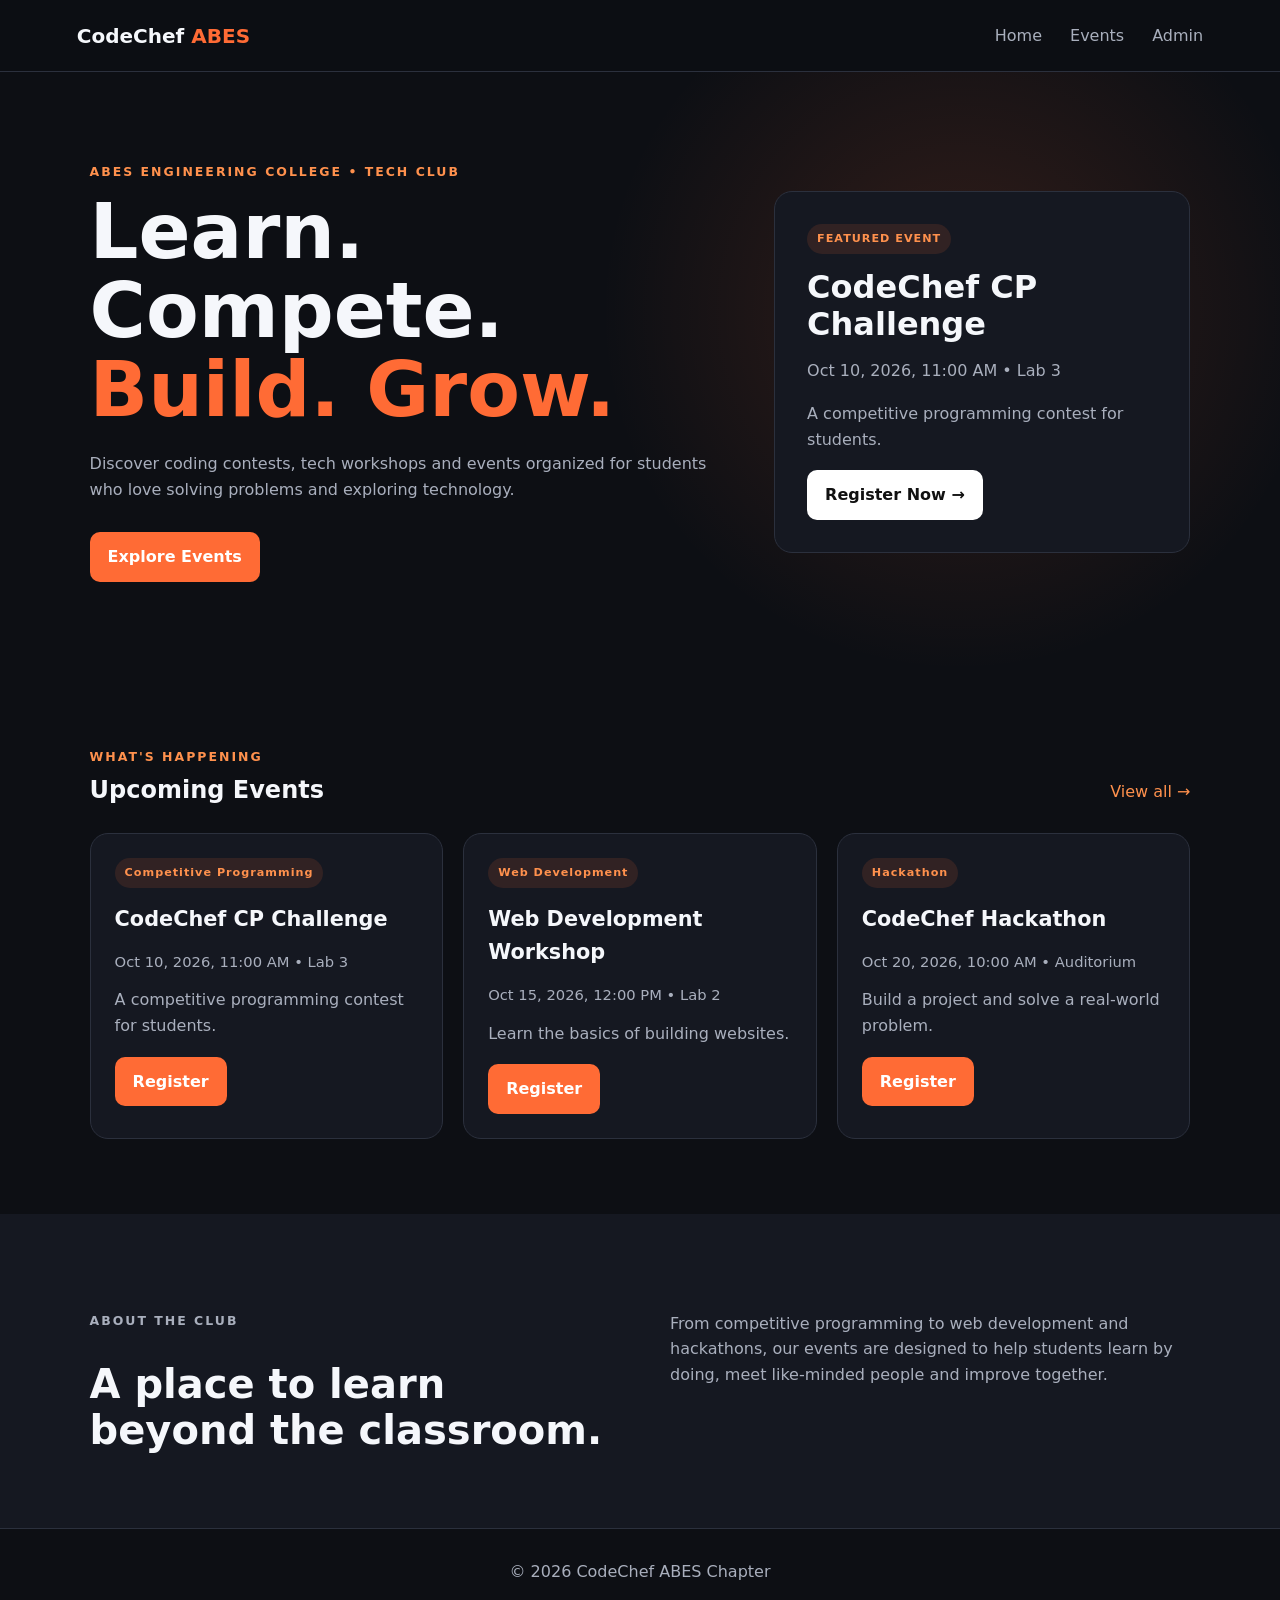
<file: club-event-management/index.html>
<!DOCTYPE html>
<html lang="en">

<head>

    <meta charset="UTF-8">

    <meta name="viewport"
          content="width=device-width, initial-scale=1.0">

    <title>CodeChef ABES | Club Events</title>

    <link rel="stylesheet"
          href="css/style.css">

</head>

<body>

    <!-- Navigation -->

    <nav class="navbar">

        <a class="logo" href="index.html">
            CodeChef <span>ABES</span>
        </a>

        <div class="nav-links">

            <a href="index.html">
                Home
            </a>

            <a href="events.html">
                Events
            </a>

            <a href="admin.html">
                Admin
            </a>

        </div>

    </nav>


    <main>

        <!-- Hero Section -->

        <section class="hero">

            <div>

                <p class="eyebrow">
                    ABES Engineering College • Tech Club
                </p>

                <h1>
                    Learn. Compete.
                    <br>
                    <span>Build. Grow.</span>
                </h1>

                <p class="hero-text">
                    Discover coding contests, tech workshops
                    and events organized for students who love
                    solving problems and exploring technology.
                </p>

                <a
                    class="btn primary"
                    href="events.html">

                    Explore Events

                </a>

            </div>


            <!-- Featured Event -->

            <div class="hero-card">

                <span class="badge">
                    FEATURED EVENT
                </span>

                <h2 id="featured-name">
                    CodeChef CP Challenge
                </h2>

                <p id="featured-meta">
                    Loading...
                </p>

                <p id="featured-description">
                </p>

                <a
                    class="btn light"
                    href="events.html">

                    Register Now →

                </a>

            </div>

        </section>


        <!-- Upcoming Events -->

        <section class="section">

            <div class="section-heading">

                <div>

                    <p class="eyebrow">
                        What's happening
                    </p>

                    <h2>
                        Upcoming Events
                    </h2>

                </div>

                <a href="events.html">
                    View all →
                </a>

            </div>


            <div
                id="upcoming-events"
                class="event-grid">
            </div>

        </section>


        <!-- About Section -->

        <section class="about section">

            <div>

                <p class="eyebrow">
                    About the club
                </p>

                <h2>
                    A place to learn beyond the classroom.
                </h2>

            </div>

            <p>
                From competitive programming to web development
                and hackathons, our events are designed to help
                students learn by doing, meet like-minded people
                and improve together.
            </p>

        </section>

    </main>


    <footer>
        © 2026 CodeChef ABES Chapter
    </footer>


    <!-- JavaScript -->

    <script src="js/app.js"></script>

</body>

</html>
</file>
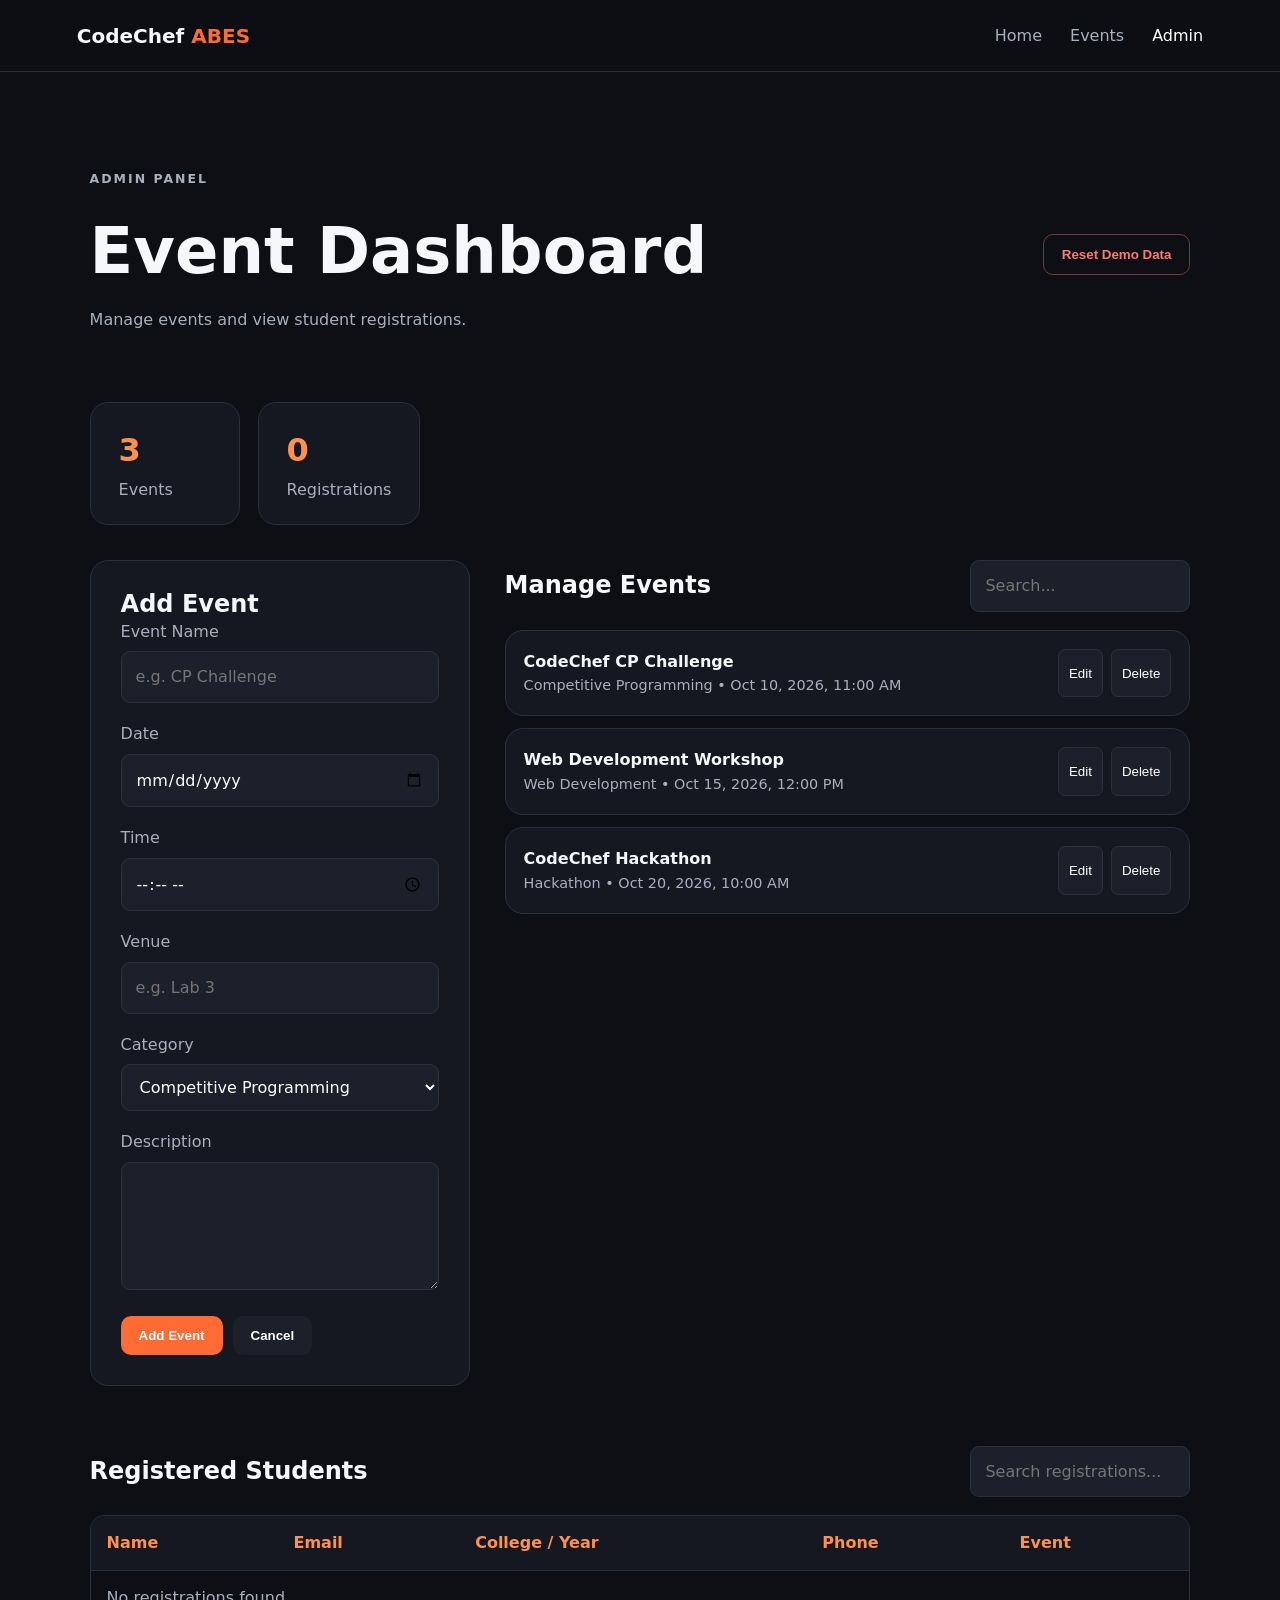
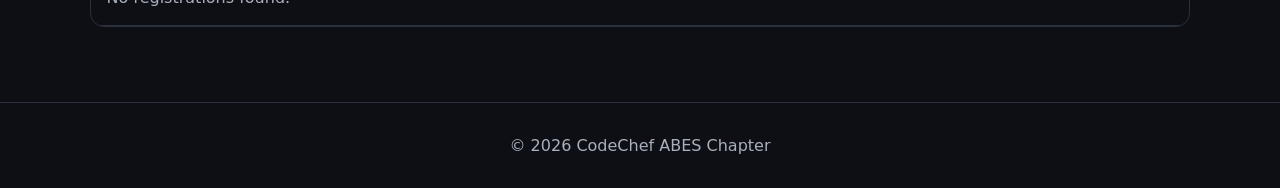
<file: club-event-management/admin.html>
<!DOCTYPE html>
<html lang="en">

<head>
    <meta charset="UTF-8">

    <meta name="viewport"
          content="width=device-width, initial-scale=1.0">

    <title>Admin Dashboard | CodeChef ABES</title>

    <link rel="stylesheet"
          href="css/style.css">
</head>

<body>

    <nav class="navbar">

        <a class="logo" href="index.html">
            CodeChef <span>ABES</span>
        </a>

        <div class="nav-links">
            <a href="index.html">Home</a>
            <a href="events.html">Events</a>
            <a class="active" href="admin.html">Admin</a>
        </div>

    </nav>


    <main class="page">

        <!-- Page Header -->

        <section class="page-header admin-title">

            <div>

                <p class="eyebrow">
                    Admin Panel
                </p>

                <h1>
                    Event Dashboard
                </h1>

                <p>
                    Manage events and view student registrations.
                </p>

            </div>

            <button
                id="clear-data"
                class="btn danger-outline">

                Reset Demo Data

            </button>

        </section>


        <!-- Statistics -->

        <section class="stats">

            <div class="stat">

                <strong id="event-count">
                    0
                </strong>

                <span>
                    Events
                </span>

            </div>


            <div class="stat">

                <strong id="registration-count">
                    0
                </strong>

                <span>
                    Registrations
                </span>

            </div>

        </section>


        <!-- Admin Layout -->

        <section class="admin-layout">


            <!-- Add / Edit Event -->

            <div class="form-card">

                <h2 id="form-title">
                    Add Event
                </h2>


                <form id="event-form">

                    <input
                        type="hidden"
                        id="edit-id">


                    <label>
                        Event Name

                        <input
                            id="event-name"
                            required
                            placeholder="e.g. CP Challenge">
                    </label>


                    <label>
                        Date

                        <input
                            id="event-date"
                            type="date"
                            required>
                    </label>


                    <label>
                        Time

                        <input
                            id="event-time"
                            type="time"
                            required>
                    </label>


                    <label>
                        Venue

                        <input
                            id="event-venue"
                            required
                            placeholder="e.g. Lab 3">
                    </label>


                    <label>
                        Category

                        <select
                            id="event-category"
                            required>

                            <option value="Competitive Programming">
                                Competitive Programming
                            </option>

                            <option value="Web Development">
                                Web Development
                            </option>

                            <option value="Hackathon">
                                Hackathon
                            </option>

                            <option value="Workshop">
                                Workshop
                            </option>

                        </select>

                    </label>


                    <label>
                        Description

                        <textarea
                            id="event-description"
                            rows="4"
                            required
                            placeholder="Short event description">
                        </textarea>

                    </label>


                    <div class="button-row">

                        <button
                            class="btn primary"
                            type="submit"
                            id="save-event">

                            Add Event

                        </button>


                        <button
                            class="btn secondary"
                            type="button"
                            id="cancel-edit"
                            hidden>

                            Cancel

                        </button>

                    </div>

                </form>

            </div>


            <!-- Manage Events -->

            <div>

                <div class="section-heading compact">

                    <h2>
                        Manage Events
                    </h2>

                    <input
                        id="admin-event-search"
                        class="small-search"
                        placeholder="Search...">

                </div>


                <div
                    id="admin-events"
                    class="admin-list">
                </div>

            </div>

        </section>


        <!-- Registered Students -->

        <section class="registrations">

            <div class="section-heading compact">

                <h2>
                    Registered Students
                </h2>

                <input
                    id="registration-search"
                    class="small-search"
                    placeholder="Search registrations...">

            </div>


            <div class="table-wrap">

                <table>

                    <thead>

                        <tr>

                            <th>Name</th>

                            <th>Email</th>

                            <th>College / Year</th>

                            <th>Phone</th>

                            <th>Event</th>

                        </tr>

                    </thead>


                    <tbody id="registration-table">
                    </tbody>

                </table>

            </div>

        </section>

    </main>


    <footer>
        © 2026 CodeChef ABES Chapter
    </footer>


    <!-- JavaScript -->

    <script src="js/app.js"></script>
    <script src="js/admin.js"></script>

</body>

</html>
</file>
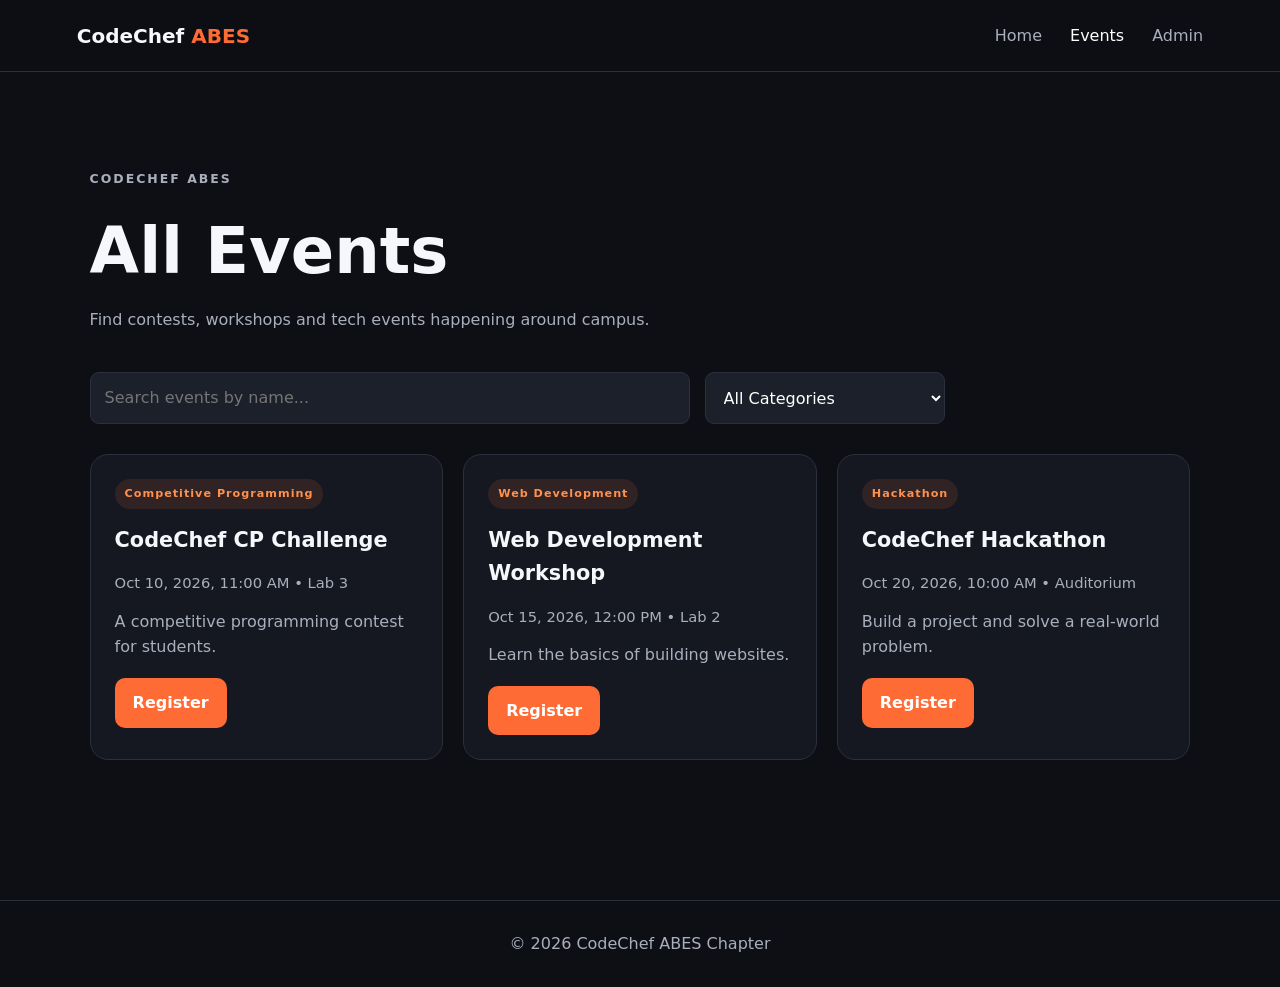
<file: club-event-management/events.html>
<!DOCTYPE html>
<html lang="en">

<head>
    <meta charset="UTF-8">

    <meta name="viewport"
          content="width=device-width, initial-scale=1.0">

    <title>Events | CodeChef ABES</title>

    <link rel="stylesheet"
          href="css/style.css">
</head>

<body>

    <!-- Navigation -->

    <nav class="navbar">

        <a class="logo" href="index.html">
            CodeChef <span>ABES</span>
        </a>

        <div class="nav-links">

            <a href="index.html">
                Home
            </a>

            <a class="active" href="events.html">
                Events
            </a>

            <a href="admin.html">
                Admin
            </a>

        </div>

    </nav>


    <main class="page">

        <!-- Page Header -->

        <section class="page-header">

            <p class="eyebrow">
                CodeChef ABES
            </p>

            <h1>
                All Events
            </h1>

            <p>
                Find contests, workshops and tech events
                happening around campus.
            </p>

        </section>


        <!-- Search and Filter -->

        <section class="filters">

            <input
                id="search"
                type="search"
                placeholder="Search events by name...">


            <select id="category">

                <option value="all">
                    All Categories
                </option>

                <option value="Competitive Programming">
                    Competitive Programming
                </option>

                <option value="Web Development">
                    Web Development
                </option>

                <option value="Hackathon">
                    Hackathon
                </option>

                <option value="Workshop">
                    Workshop
                </option>

            </select>

        </section>


        <!-- Events will appear here -->

        <div
            id="events-list"
            class="event-grid">
        </div>

    </main>


    <footer>
        © 2026 CodeChef ABES Chapter
    </footer>


    <!-- JavaScript -->

    <script src="js/app.js"></script>
    <script src="js/events.js"></script>

</body>

</html>
</file>
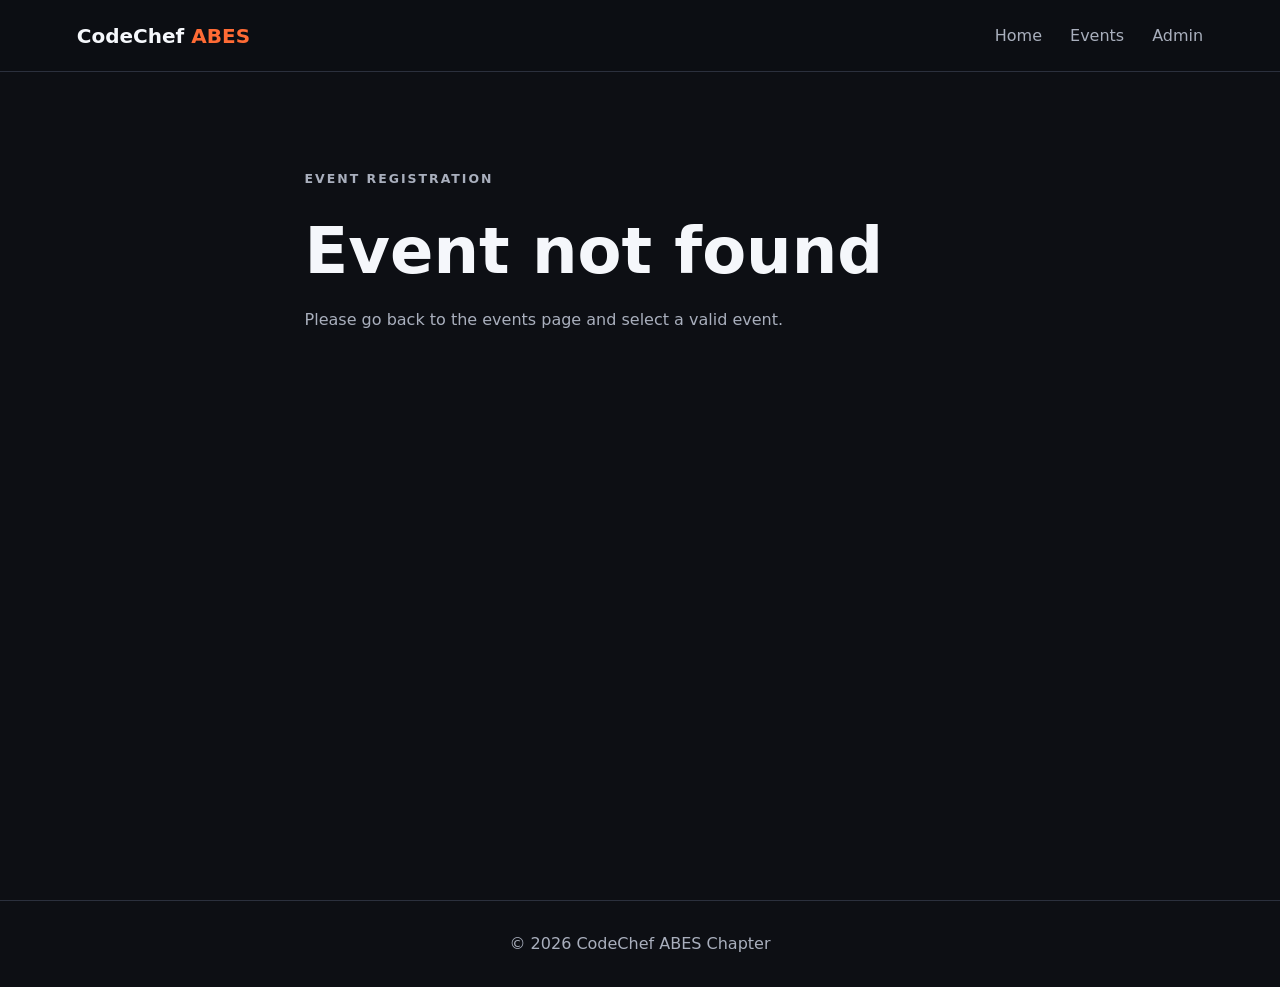
<file: club-event-management/register.html>
<!DOCTYPE html>
<html lang="en">

<head>

    <meta charset="UTF-8">

    <meta name="viewport"
          content="width=device-width, initial-scale=1.0">

    <title>Register | CodeChef ABES</title>

    <link rel="stylesheet"
          href="css/style.css">

</head>

<body>

    <!-- Navigation -->

    <nav class="navbar">

        <a class="logo" href="index.html">
            CodeChef <span>ABES</span>
        </a>

        <div class="nav-links">

            <a href="index.html">
                Home
            </a>

            <a href="events.html">
                Events
            </a>

            <a href="admin.html">
                Admin
            </a>

        </div>

    </nav>


    <main class="page narrow">

        <!-- Page Header -->

        <section class="page-header">

            <p class="eyebrow">
                Event Registration
            </p>

            <h1 id="register-title">
                Register for an event
            </h1>

            <p id="register-info">
            </p>

        </section>


        <!-- Registration Form -->

        <form
            id="registration-form"
            class="form-card">

            <input
                type="hidden"
                id="event-id">


            <label>

                Name

                <input
                    id="name"
                    type="text"
                    required
                    placeholder="Your full name">

            </label>


            <label>

                Email

                <input
                    id="email"
                    type="email"
                    required
                    placeholder="you@example.com">

            </label>


            <label>

                College / Year

                <input
                    id="college-year"
                    type="text"
                    required
                    placeholder="ABES / 2nd Year">

            </label>


            <label>

                Phone Number

                <input
                    id="phone"
                    type="tel"
                    required
                    pattern="[0-9]{10}"
                    placeholder="10-digit number">

            </label>


            <button
                class="btn primary"
                type="submit">

                Submit Registration

            </button>


            <p
                id="registration-message"
                class="message">
            </p>

        </form>

    </main>


    <footer>
        © 2026 CodeChef ABES Chapter
    </footer>


    <!-- JavaScript -->

    <script src="js/app.js"></script>
    <script src="js/register.js"></script>

</body>

</html>
</file>
<file: club-event-management/css/style.css>
* {
    box-sizing: border-box;
    margin: 0;
    padding: 0;
}

:root {
    --bg: #0d0f14;
    --surface: #151821;
    --surface2: #1c202b;
    --text: #f5f7fb;
    --muted: #a9afbd;
    --accent: #ff6b35;
    --accent2: #ff914d;
    --border: #2b303d;
    --green: #5ee0a0;
}

body {
    font-family: Inter, system-ui, -apple-system, Segoe UI, sans-serif;
    background: var(--bg);
    color: var(--text);
    line-height: 1.6;
}

a {
    color: inherit;
    text-decoration: none;
}

.navbar {
    height: 72px;
    padding: 0 6%;
    display: flex;
    align-items: center;
    justify-content: space-between;
    border-bottom: 1px solid var(--border);
    background: rgba(13, 15, 20, 0.95);
    position: sticky;
    top: 0;
    z-index: 10;
}

.logo {
    font-size: 1.25rem;
    font-weight: 800;
}

.logo span {
    color: var(--accent);
}

.nav-links {
    display: flex;
    gap: 28px;
    color: var(--muted);
}

.nav-links a:hover,
.nav-links .active {
    color: white;
}

.hero {
    min-height: 570px;
    padding: 90px 7%;
    display: grid;
    grid-template-columns: 1.2fr 0.8fr;
    gap: 60px;
    align-items: center;
    background: radial-gradient(
        circle at 75% 40%,
        rgba(255, 107, 53, 0.16),
        transparent 35%
    );
}

.eyebrow {
    color: var(--accent2);
    text-transform: uppercase;
    letter-spacing: 2px;
    font-size: 0.78rem;
    font-weight: 800;
    margin-bottom: 10px;
}

h1 {
    font-size: clamp(2.7rem, 6vw, 5.4rem);
    line-height: 1.03;
}

.hero h1 span {
    color: var(--accent);
}

h2 {
    line-height: 1.15;
}

.hero-text,
.page-header p,
.about p {
    color: var(--muted);
    max-width: 650px;
    margin: 22px 0 30px;
}

.hero-card,
.form-card,
.event-card,
.stat,
.admin-item {
    background: var(--surface);
    border: 1px solid var(--border);
    border-radius: 18px;
}

.hero-card {
    padding: 32px;
}

.hero-card h2 {
    font-size: 2rem;
    margin: 15px 0;
}

.hero-card p {
    color: var(--muted);
    margin-bottom: 18px;
}

.badge,
.tag {
    display: inline-block;
    font-size: 0.7rem;
    font-weight: 800;
    letter-spacing: 1px;
    color: var(--accent2);
    background: rgba(255, 107, 53, 0.12);
    padding: 6px 10px;
    border-radius: 99px;
}

.btn {
    display: inline-block;
    border: 0;
    cursor: pointer;
    padding: 12px 18px;
    border-radius: 10px;
    font-weight: 750;
    transition: 0.2s;
}

.btn:hover {
    transform: translateY(-2px);
}

.primary {
    background: var(--accent);
    color: white;
}

.light {
    background: white;
    color: #111;
}

.secondary {
    background: var(--surface2);
    color: white;
}

.danger-outline {
    background: transparent;
    color: #ff7777;
    border: 1px solid #733c3c;
}

.section,
.page {
    padding: 75px 7%;
}

.section-heading {
    display: flex;
    justify-content: space-between;
    align-items: end;
    gap: 20px;
    margin-bottom: 28px;
}

.section-heading a {
    color: var(--accent2);
}

.compact {
    align-items: center;
    margin-bottom: 18px;
}

.event-grid {
    display: grid;
    grid-template-columns: repeat(3, 1fr);
    gap: 20px;
}

.event-card {
    padding: 24px;
}

.event-card h3 {
    font-size: 1.3rem;
    margin: 15px 0 10px;
}

.event-card p {
    color: var(--muted);
}

.event-meta {
    margin: 14px 0;
    font-size: 0.92rem;
}

.event-card .btn {
    margin-top: 18px;
}

.about {
    display: grid;
    grid-template-columns: 1fr 1fr;
    gap: 60px;
    background: var(--surface);
}

.about h2 {
    font-size: 2.5rem;
}

footer {
    text-align: center;
    padding: 30px;
    color: var(--muted);
    border-top: 1px solid var(--border);
}

.page {
    min-height: calc(100vh - 72px);
}

.page-header {
    margin-bottom: 40px;
}

.page-header h1 {
    font-size: clamp(2.5rem, 5vw, 4.2rem);
}

.filters {
    display: flex;
    gap: 15px;
    margin-bottom: 30px;
}

input,
select,
textarea {
    width: 100%;
    background: var(--surface2);
    color: white;
    border: 1px solid var(--border);
    border-radius: 9px;
    padding: 12px 14px;
    outline: none;
    font: inherit;
}

input:focus,
select:focus,
textarea:focus {
    border-color: var(--accent);
}

.filters input {
    max-width: 600px;
}

.filters select {
    max-width: 240px;
}

.narrow {
    max-width: 850px;
    margin: auto;
}

.form-card {
    padding: 30px;
}

.form-card label {
    display: block;
    color: var(--muted);
    margin-bottom: 18px;
}

.form-card label input,
.form-card label select,
.form-card label textarea {
    margin-top: 7px;
}

.message {
    margin-top: 15px;
    color: var(--green);
}

.admin-title {
    display: flex;
    justify-content: space-between;
    gap: 20px;
    align-items: center;
}

.stats {
    display: flex;
    gap: 18px;
    margin-bottom: 35px;
}

.stat {
    padding: 22px 28px;
    min-width: 150px;
}

.stat strong {
    display: block;
    font-size: 2rem;
    color: var(--accent2);
}

.stat span {
    color: var(--muted);
}

.admin-layout {
    display: grid;
    grid-template-columns: 380px 1fr;
    gap: 35px;
}

.admin-item {
    padding: 18px;
    margin-bottom: 12px;
    display: flex;
    justify-content: space-between;
    gap: 15px;
}

.admin-item p {
    color: var(--muted);
    font-size: 0.9rem;
}

.item-actions {
    display: flex;
    gap: 8px;
}

.item-actions button {
    padding: 7px 10px;
    border-radius: 7px;
    border: 1px solid var(--border);
    background: var(--surface2);
    color: white;
    cursor: pointer;
}

.button-row {
    display: flex;
    gap: 10px;
}

.small-search {
    width: 220px;
}

.registrations {
    margin-top: 60px;
}

.table-wrap {
    overflow-x: auto;
    border: 1px solid var(--border);
    border-radius: 14px;
}

table {
    width: 100%;
    border-collapse: collapse;
    min-width: 700px;
}

th,
td {
    padding: 14px 16px;
    text-align: left;
    border-bottom: 1px solid var(--border);
}

th {
    background: var(--surface);
    color: var(--accent2);
}

td {
    color: var(--muted);
}

.empty {
    color: var(--muted);
    padding: 30px 0;
}


/* Tablet */

@media (max-width: 850px) {

    .hero,
    .about,
    .admin-layout {
        grid-template-columns: 1fr;
    }

    .event-grid {
        grid-template-columns: repeat(2, 1fr);
    }

    .hero {
        padding-top: 60px;
    }
}


/* Mobile */

@media (max-width: 600px) {

    .navbar {
        padding: 0 20px;
    }

    .nav-links {
        gap: 12px;
        font-size: 0.9rem;
    }

    .section,
    .page {
        padding: 50px 20px;
    }

    .event-grid {
        grid-template-columns: 1fr;
    }

    .filters,
    .admin-title {
        flex-direction: column;
        align-items: stretch;
    }

    .filters input,
    .filters select,
    .small-search {
        max-width: none;
        width: 100%;
    }

    .stats {
        flex-wrap: wrap;
    }
}
</file>
